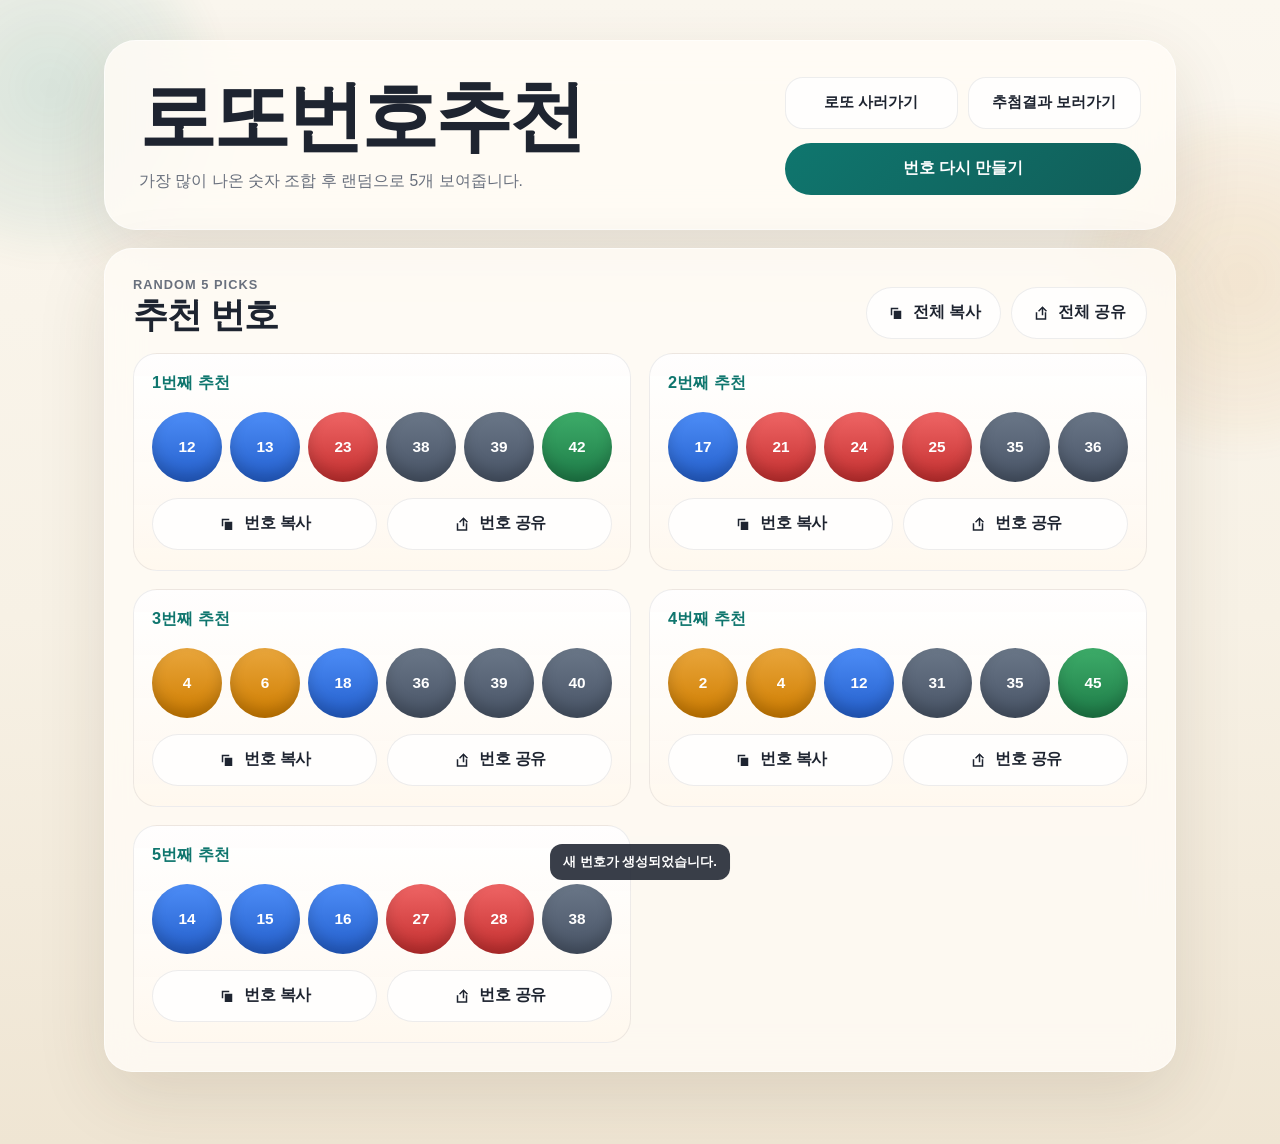
<file: index.html>
<!DOCTYPE html>
<html lang="ko">
  <head>
    <meta charset="UTF-8" />
    <meta name="viewport" content="width=device-width, initial-scale=1.0" />
    <title>로또번호추천</title>
    <link rel="stylesheet" href="./styles.css" />
  </head>
  <body>
    <div class="bg-orb bg-orb-left"></div>
    <div class="bg-orb bg-orb-right"></div>

    <main class="page">
      <section class="hero">
        <div class="hero-copy">
          <h1>로또번호추천</h1>
          <p class="intro">
            가장 많이 나온 숫자 조합 후 랜덤으로 5개 보여줍니다.
          </p>
        </div>

        <div class="hero-side">
          <div class="link-grid">
            <a class="button-link" href="https://www.dhlottery.co.kr/gameResult.do?method=buyLotto" target="_blank" rel="noreferrer">
              로또 사러가기
            </a>
            <a class="button-link" href="https://www.dhlottery.co.kr/lt645/result" target="_blank" rel="noreferrer">
              추첨결과 보러가기
            </a>
          </div>
          <div class="button-group">
            <button id="refreshButton" type="button">번호 다시 만들기</button>
          </div>
        </div>
      </section>

      <section class="panel">
        <div class="panel-head">
          <div>
            <p class="section-kicker">Random 5 Picks</p>
            <h2>추천 번호</h2>
          </div>
          <div class="panel-actions">
            <button id="copyAllButton" type="button" class="button-secondary icon-button">
              <span class="icon" aria-hidden="true">
                <svg viewBox="0 0 24 24" focusable="false">
                  <path d="M9 9h10v11H9z"></path>
                  <path d="M5 5h10v2H7v8H5z"></path>
                </svg>
              </span>
              <span>전체 복사</span>
            </button>
            <button id="shareAllButton" type="button" class="button-secondary icon-button">
              <span class="icon" aria-hidden="true">
                <svg viewBox="0 0 24 24" focusable="false">
                  <path d="M14 3l6 6-1.4 1.4-3.6-3.6V15h-2V6.8l-3.6 3.6L8 9z"></path>
                  <path d="M5 11h2v8h10v-8h2v10H5z"></path>
                </svg>
              </span>
              <span>전체 공유</span>
            </button>
          </div>
        </div>
        <div id="cards" class="cards"></div>
      </section>
    </main>

    <div class="toast" id="toast" aria-live="polite"></div>

    <template id="cardTemplate">
      <article class="card">
        <div class="card-head">
          <span class="rank"></span>
        </div>
        <div class="balls"></div>
        <div class="card-actions">
          <button type="button" class="button-secondary card-copy icon-button">
            <span class="icon" aria-hidden="true">
              <svg viewBox="0 0 24 24" focusable="false">
                <path d="M9 9h10v11H9z"></path>
                <path d="M5 5h10v2H7v8H5z"></path>
              </svg>
            </span>
            <span>번호 복사</span>
          </button>
          <button type="button" class="button-secondary card-share icon-button">
            <span class="icon" aria-hidden="true">
              <svg viewBox="0 0 24 24" focusable="false">
                <path d="M14 3l6 6-1.4 1.4-3.6-3.6V15h-2V6.8l-3.6 3.6L8 9z"></path>
                <path d="M5 11h2v8h10v-8h2v10H5z"></path>
              </svg>
            </span>
            <span>번호 공유</span>
          </button>
        </div>
      </article>
    </template>

    <script src="./app.js"></script>
  </body>
</html>
</file>
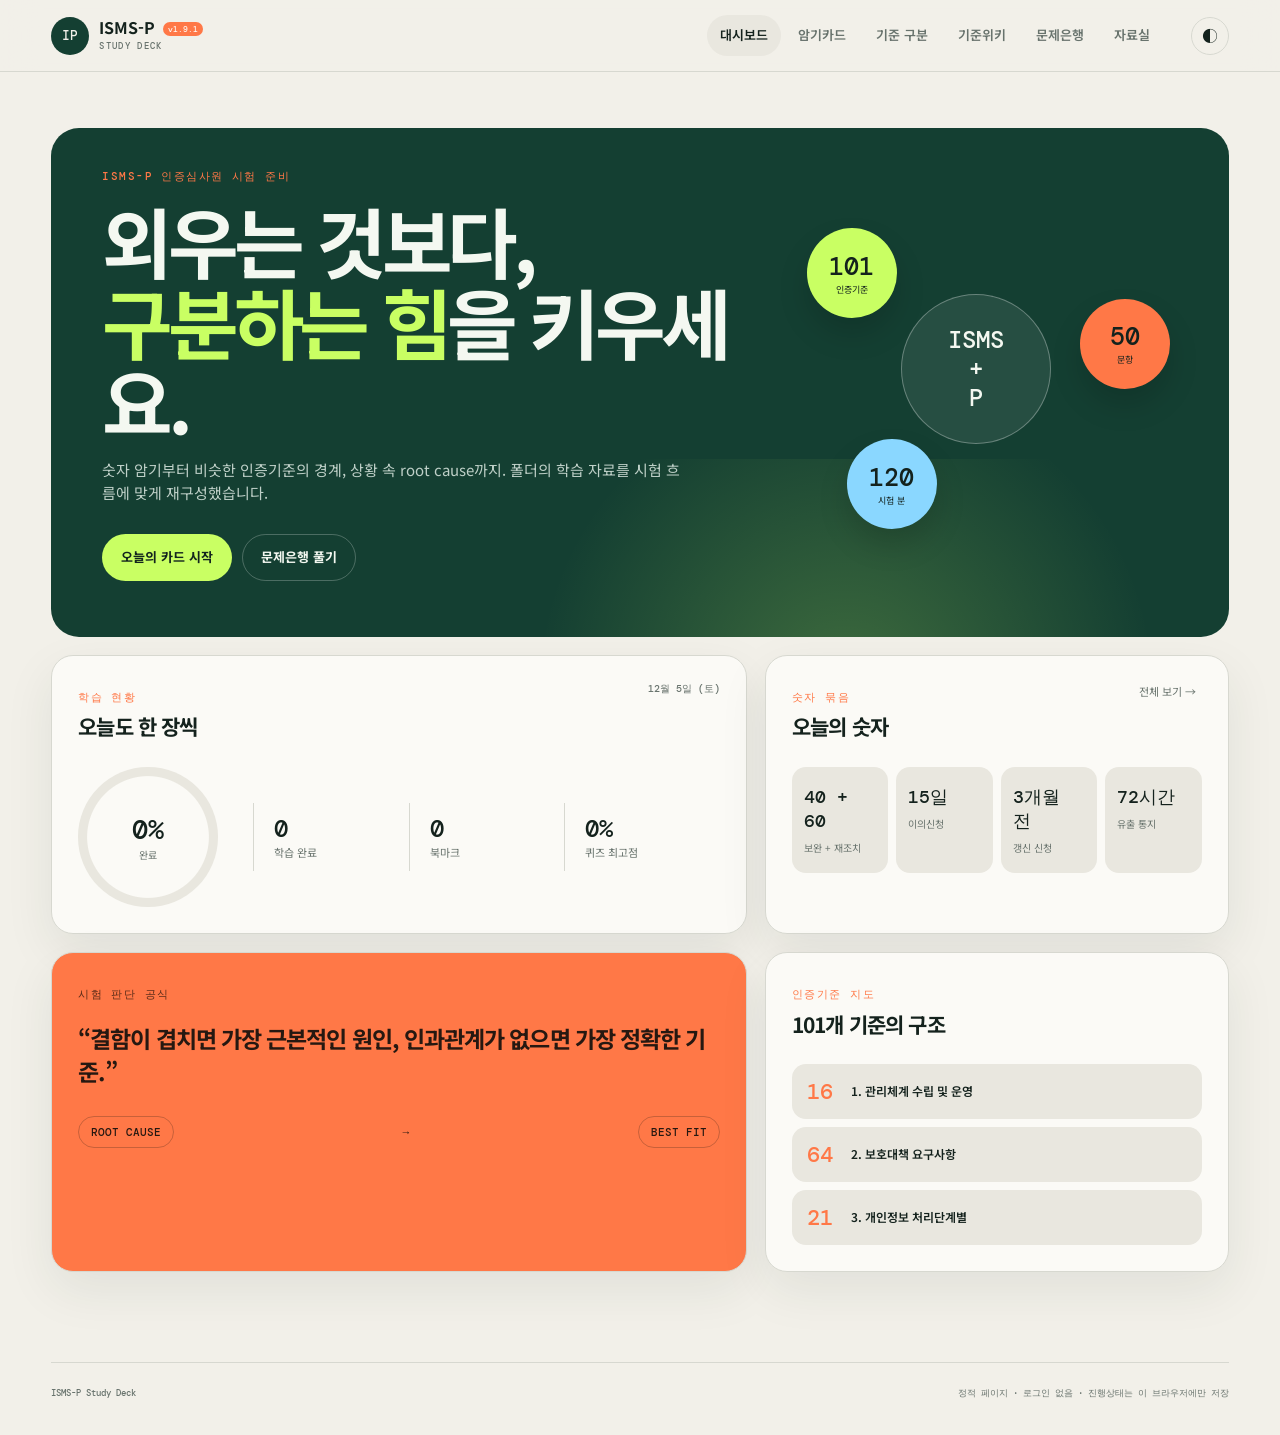
<file: isms-p/index.html>
<!doctype html>
<html lang="ko">
  <head>
    <meta charset="UTF-8" />
    <meta name="viewport" content="width=device-width, initial-scale=1.0, viewport-fit=cover" />
    <meta name="theme-color" content="#11261f" />
    <title>ISMS-P Study Deck</title>
    <link rel="stylesheet" href="./style.css?v=1.9.1" />
  </head>
  <body>
    <header class="topbar">
      <a class="brand" href="#overview" aria-label="ISMS-P Study Deck 홈">
        <span class="brand-mark">IP</span>
        <span><strong>ISMS-P <b class="version-badge" id="versionBadge">v1.9.1</b></strong><small>STUDY DECK</small></span>
      </a>
      <nav aria-label="주요 메뉴">
        <button class="nav-item active" data-view="overview">대시보드</button>
        <button class="nav-item" data-view="cards">암기카드</button>
        <button class="nav-item" data-view="criteria">기준 구분</button>
        <button class="nav-item" data-view="wiki">기준위키</button>
        <button class="nav-item" data-view="quiz">문제은행</button>
        <button class="nav-item" data-view="sources">자료실</button>
      </nav>
      <button class="icon-button" id="themeToggle" aria-label="테마 전환">◐</button>
    </header>

    <main>
      <section class="view active" id="overview">
        <div class="hero">
          <div>
            <p class="eyebrow">ISMS-P 인증심사원 시험 준비</p>
            <h1>외우는 것보다,<br /><em>구분하는 힘</em>을 키우세요.</h1>
            <p class="hero-copy">
              숫자 암기부터 비슷한 인증기준의 경계, 상황 속 root cause까지.
              폴더의 학습 자료를 시험 흐름에 맞게 재구성했습니다.
            </p>
            <div class="hero-actions">
              <button class="primary-button" data-go="cards">오늘의 카드 시작</button>
              <button class="secondary-button" data-go="quiz">문제은행 풀기</button>
            </div>
          </div>
          <div class="hero-orbit" aria-hidden="true">
            <div class="orbit orbit-a"><span>101</span><small>인증기준</small></div>
            <div class="orbit orbit-b"><span>50</span><small>문항</small></div>
            <div class="orbit orbit-c"><span>120</span><small>시험 분</small></div>
            <div class="core">ISMS<br />+<br />P</div>
          </div>
        </div>

        <div class="dashboard-grid">
          <article class="panel progress-panel">
            <div class="panel-heading">
              <div><span class="label">학습 현황</span><h2>오늘도 한 장씩</h2></div>
              <span class="date-chip" id="todayLabel"></span>
            </div>
            <div class="progress-main">
              <div class="ring" id="progressRing"><strong id="progressPercent">0%</strong><span>완료</span></div>
              <div class="progress-stats">
                <p><strong id="learnedCount">0</strong><span>학습 완료</span></p>
                <p><strong id="savedCount">0</strong><span>북마크</span></p>
                <p><strong id="quizBest">0</strong><span>퀴즈 최고점</span></p>
              </div>
            </div>
          </article>

          <article class="panel number-panel">
            <div class="panel-heading">
              <div><span class="label">숫자 묶음</span><h2>오늘의 숫자</h2></div>
              <button class="text-button" data-go="cards" data-filter-go="숫자">전체 보기 →</button>
            </div>
            <div class="number-strip">
              <div><strong>40 + 60</strong><span>보완 + 재조치</span></div>
              <div><strong>15일</strong><span>이의신청</span></div>
              <div><strong>3개월 전</strong><span>갱신 신청</span></div>
              <div><strong>72시간</strong><span>유출 통지</span></div>
            </div>
          </article>

          <article class="panel tip-panel">
            <span class="label">시험 판단 공식</span>
            <blockquote>“결함이 겹치면 가장 근본적인 원인, 인과관계가 없으면 가장 정확한 기준.”</blockquote>
            <div class="formula"><span>ROOT CAUSE</span><b>→</b><span>BEST FIT</span></div>
          </article>

          <article class="panel map-panel">
            <div class="panel-heading">
              <div><span class="label">인증기준 지도</span><h2>101개 기준의 구조</h2></div>
            </div>
            <div class="criteria-map">
              <button data-go="wiki" data-wiki-go="관리체계"><strong>16</strong><span>1. 관리체계 수립 및 운영</span></button>
              <button data-go="wiki" data-wiki-go="보호대책"><strong>64</strong><span>2. 보호대책 요구사항</span></button>
              <button data-go="wiki" data-wiki-go="개인정보"><strong>21</strong><span>3. 개인정보 처리단계별</span></button>
            </div>
          </article>
        </div>
      </section>

      <section class="view" id="cards">
        <div class="section-heading">
          <div><p class="eyebrow">FLASH CARDS</p><h1>핵심 암기카드</h1><p>카드를 눌러 답을 확인하고, 확실히 알면 완료로 표시하세요.</p></div>
          <div class="section-count"><strong id="cardVisibleCount">0</strong><span>cards</span></div>
        </div>
        <div class="toolbar">
          <label class="search-box"><span>⌕</span><input id="cardSearch" type="search" placeholder="키워드 또는 숫자 검색" /></label>
          <div class="filter-group" id="cardFilters"></div>
          <button class="filter-button" id="savedOnly">☆ 북마크</button>
        </div>
        <div class="card-grid" id="cardGrid"></div>
        <button class="secondary-button load-more" id="cardLoadMore">카드 더 보기</button>
      </section>

      <section class="view" id="criteria">
        <div class="section-heading">
          <div><p class="eyebrow">DISTINGUISH</p><h1>헷갈리는 기준 구분</h1><p>제목이 비슷해도 결함의 원인과 초점은 다릅니다.</p></div>
          <div class="section-count"><strong id="criteriaCount">0</strong><span>pairs</span></div>
        </div>
        <div class="toolbar">
          <label class="search-box"><span>⌕</span><input id="criteriaSearch" type="search" placeholder="기준 번호 또는 상황 검색" /></label>
          <div class="filter-group" id="criteriaFilters"></div>
        </div>
        <div class="comparison-list" id="comparisonList"></div>
      </section>

      <section class="view" id="wiki">
        <div class="section-heading">
          <div><p class="eyebrow">CRITERIA WIKI</p><h1>인증항목 위키</h1><p>101개 인증항목의 설명, 주요 확인사항, 결함사례만 따로 모았습니다.</p></div>
          <div class="section-count"><strong id="wikiCount">0</strong><span>items</span></div>
        </div>
        <div class="toolbar">
          <label class="search-box"><span>⌕</span><input id="wikiSearch" type="search" placeholder="예: 2.9.6, 시간 동기화, 파기" /></label>
          <div class="filter-group" id="wikiFilters"></div>
        </div>
        <div class="wiki-list" id="wikiList"></div>
      </section>

      <section class="view" id="quiz">
        <div class="section-heading">
          <div><p class="eyebrow">QUESTION BANK</p><h1>문제은행</h1><p>단순질의, 복합응용, 상황판단을 유형별로 풀거나 모의시험에 도전하세요.</p></div>
          <div class="quiz-score"><span>현재 점수</span><strong><b id="currentScore">0</b> / <b id="quizTotal">0</b></strong></div>
        </div>
        <div class="quiz-modes" id="quizModes"></div>
        <div class="quiz-shell">
          <div class="quiz-progress"><span id="quizStep"></span><i id="quizBar"></i></div>
          <article class="quiz-card">
            <div class="quiz-meta"><span>CASE <b id="quizNumber">01</b></span><span id="quizTag"></span></div>
            <h2 id="quizQuestion"></h2>
            <div class="quiz-options" id="quizOptions"></div>
            <button class="primary-button quiz-confirm" id="quizConfirm">선택한 답 확인</button>
            <div class="quiz-explanation" id="quizExplanation"></div>
            <div class="quiz-actions">
              <button class="primary-button" id="quizNext">다음 문제</button>
              <button class="secondary-button" id="quizReset">처음부터</button>
              <button class="secondary-button" id="quizShuffle">문제 섞기</button>
            </div>
          </article>
        </div>
      </section>

      <section class="view" id="sources">
        <div class="section-heading">
          <div><p class="eyebrow">SOURCE LIBRARY</p><h1>자료실</h1><p>이 페이지를 구성할 때 우선 참고한 로컬 원문입니다.</p></div>
        </div>
        <div class="source-grid" id="sourceGrid"></div>
        <aside class="notice">
          <strong>학습 시 유의사항</strong>
          <p>법령 파일에는 미래 시행 예정 조문도 포함되어 있습니다. 실제 시험은 자격검정 공고일 기준 시행 법령으로 출제되므로 시험 공고와 시행일을 마지막에 반드시 대조하세요.</p>
        </aside>
      </section>
    </main>

    <footer><span>ISMS-P Study Deck</span><span>정적 페이지 · 로그인 없음 · 진행상태는 이 브라우저에만 저장</span></footer>
    <script src="./scenario-data.js?v=1.9.1"></script>
    <script src="./app.js?v=1.9.1"></script>
  </body>
</html>
</file>
<file: styles.css>
:root {
  --bg: #f7f1e5;
  --bg-deep: #efe5d3;
  --surface: rgba(255, 252, 246, 0.84);
  --ink: #1e2430;
  --muted: #69707d;
  --accent: #0f766e;
  --accent-strong: #115e59;
  --line: rgba(30, 36, 48, 0.08);
  --shadow: 0 22px 70px rgba(62, 46, 27, 0.12);
  --radius-xl: 32px;
  --radius-lg: 24px;
}

* {
  box-sizing: border-box;
}

html {
  -webkit-text-size-adjust: 100%;
}

body {
  margin: 0;
  min-height: 100vh;
  position: relative;
  overflow-x: hidden;
  font-family: "SF Pro Display", "SF Pro Text", "Apple SD Gothic Neo", "Noto Sans KR", sans-serif;
  color: var(--ink);
  background: linear-gradient(180deg, #fbf7ef 0%, var(--bg) 54%, var(--bg-deep) 100%);
}

body::before {
  content: "";
  position: fixed;
  inset: 0;
  pointer-events: none;
  background-image:
    linear-gradient(rgba(255, 255, 255, 0.14) 1px, transparent 1px),
    linear-gradient(90deg, rgba(255, 255, 255, 0.14) 1px, transparent 1px);
  background-size: 28px 28px;
  mask-image: linear-gradient(180deg, rgba(0, 0, 0, 0.55), transparent 85%);
  opacity: 0.18;
}

.bg-orb {
  position: fixed;
  z-index: 0;
  width: 320px;
  height: 320px;
  border-radius: 50%;
  filter: blur(18px);
  opacity: 0.46;
  pointer-events: none;
}

.bg-orb-left {
  top: -72px;
  left: -110px;
  background: radial-gradient(circle, rgba(15, 118, 110, 0.32), rgba(15, 118, 110, 0));
}

.bg-orb-right {
  top: 120px;
  right: -120px;
  background: radial-gradient(circle, rgba(199, 119, 21, 0.28), rgba(199, 119, 21, 0));
}

.page {
  position: relative;
  z-index: 1;
  width: min(100%, 1120px);
  margin: 0 auto;
  padding: max(20px, env(safe-area-inset-top)) 16px 56px;
}

.hero,
.panel {
  background: var(--surface);
  border: 1px solid rgba(255, 255, 255, 0.55);
  box-shadow: var(--shadow);
  backdrop-filter: blur(18px);
}

.hero {
  display: grid;
  gap: 22px;
  padding: 24px;
  border-radius: var(--radius-xl);
}

h1,
h2,
p {
  margin: 0;
}

h1 {
  margin-top: 4px;
  font-size: clamp(2.2rem, 12vw, 4.8rem);
  line-height: 0.98;
  letter-spacing: -0.04em;
}

.intro {
  margin-top: 14px;
  color: var(--muted);
  font-size: 0.98rem;
  line-height: 1.7;
}

.hero-side {
  display: grid;
  gap: 14px;
  align-content: start;
}

.link-grid {
  display: grid;
  grid-template-columns: repeat(2, minmax(0, 1fr));
  gap: 10px;
}

.button-group {
  display: grid;
  gap: 10px;
}

.section-kicker {
  color: var(--muted);
  font-size: 0.8rem;
  font-weight: 700;
  letter-spacing: 0.08em;
  text-transform: uppercase;
}

button {
  border: 0;
  border-radius: 999px;
  background: linear-gradient(135deg, var(--accent), var(--accent-strong));
  color: #fff;
  min-height: 52px;
  padding: 0 20px;
  font-size: 0.98rem;
  font-weight: 800;
  letter-spacing: -0.01em;
  cursor: pointer;
  position: relative;
  overflow: hidden;
  transition:
    transform 140ms ease,
    background-color 180ms ease,
    border-color 180ms ease,
    filter 180ms ease;
}

button:disabled {
  opacity: 0.7;
  cursor: wait;
}

button::after,
.button-link::after {
  content: "";
  position: absolute;
  inset: 0;
  background: linear-gradient(120deg, transparent 20%, rgba(255, 255, 255, 0.28), transparent 80%);
  transform: translateX(-120%);
  transition: transform 280ms ease;
  pointer-events: none;
}

.button-secondary {
  background: rgba(255, 255, 255, 0.82);
  color: var(--ink);
  border: 1px solid rgba(30, 36, 48, 0.08);
}

.icon-button {
  display: inline-flex;
  align-items: center;
  justify-content: center;
  gap: 8px;
}

.icon {
  display: inline-flex;
  width: 18px;
  height: 18px;
}

.icon svg {
  width: 18px;
  height: 18px;
  fill: currentColor;
}

.button-link {
  display: grid;
  place-items: center;
  min-height: 52px;
  padding: 0 14px;
  border-radius: 18px;
  background: rgba(255, 255, 255, 0.82);
  color: var(--ink);
  text-decoration: none;
  font-size: 0.94rem;
  font-weight: 800;
  text-align: center;
  border: 1px solid rgba(30, 36, 48, 0.08);
  position: relative;
  overflow: hidden;
  transition:
    transform 140ms ease,
    background-color 180ms ease,
    border-color 180ms ease,
    filter 180ms ease;
}

.panel {
  margin-top: 18px;
  padding: 22px 18px 18px;
  border-radius: 28px;
}

.panel-head {
  display: grid;
  gap: 8px;
}

.panel-actions {
  display: grid;
  grid-template-columns: repeat(2, minmax(0, 1fr));
  gap: 10px;
}

h2 {
  font-size: clamp(1.45rem, 5vw, 2.2rem);
  letter-spacing: -0.03em;
}

.cards {
  display: grid;
  gap: 14px;
  margin-top: 14px;
}

.card {
  padding: 18px 18px 20px;
  border-radius: var(--radius-lg);
  background: linear-gradient(180deg, rgba(255, 255, 255, 0.98), rgba(255, 248, 239, 0.96));
  border: 1px solid var(--line);
}

.rank {
  color: var(--accent);
  font-size: 1.02rem;
  font-weight: 900;
}

.balls {
  display: grid;
  grid-template-columns: repeat(6, minmax(0, 1fr));
  gap: 8px;
  margin-top: 18px;
}

.card-actions {
  display: grid;
  grid-template-columns: repeat(2, minmax(0, 1fr));
  gap: 10px;
  margin-top: 16px;
}

.ball {
  aspect-ratio: 1 / 1;
  min-width: 0;
  border-radius: 50%;
  display: grid;
  place-items: center;
  color: white;
  font-size: 0.96rem;
  font-weight: 900;
  box-shadow: inset 0 -8px 14px rgba(0, 0, 0, 0.18);
}

.toast {
  position: fixed;
  left: 50%;
  bottom: calc(20px + env(safe-area-inset-bottom));
  transform: translateX(-50%) translateY(12px);
  padding: 9px 13px;
  border-radius: 12px;
  background: rgba(30, 36, 48, 0.88);
  color: white;
  font-size: 0.82rem;
  font-weight: 700;
  opacity: 0;
  pointer-events: none;
  z-index: 50;
  transition: opacity 160ms ease, transform 160ms ease;
}

.toast.is-visible {
  opacity: 1;
  transform: translateX(-50%) translateY(0);
}

button:active,
.button-link:active {
  transform: translateY(1px) scale(0.985);
  filter: brightness(0.93);
}

button:active::after,
.button-link:active::after {
  transform: translateX(120%);
}

@media (hover: hover) and (pointer: fine) {
  button:hover:not(:disabled),
  .button-link:hover {
    transform: translateY(-1px);
  }

  .button-secondary:hover:not(:disabled),
  .button-link:hover {
    background: rgba(255, 255, 255, 0.98);
    border-color: rgba(15, 118, 110, 0.18);
  }

  button:hover:not(:disabled) {
    filter: brightness(0.97);
  }

  button:hover:not(:disabled)::after,
  .button-link:hover::after {
    transform: translateX(120%);
  }
}

.range-1 {
  background: linear-gradient(180deg, #e9a63c, #cf7d00);
}

.range-2 {
  background: linear-gradient(180deg, #4d8df7, #245fcb);
}

.range-3 {
  background: linear-gradient(180deg, #ef6565, #c42f2f);
}

.range-4 {
  background: linear-gradient(180deg, #6a7788, #485466);
}

.range-5 {
  background: linear-gradient(180deg, #3dac69, #1e7c48);
}

@media (min-width: 768px) {
  .page {
    padding: 40px 24px 72px;
  }

  .hero {
    grid-template-columns: minmax(0, 1.4fr) minmax(260px, 0.8fr);
    align-items: end;
    padding: 34px;
  }

  .button-group {
    grid-template-columns: 1fr;
  }

  .panel {
    padding: 28px;
  }

  .panel-head {
    grid-template-columns: minmax(0, 1fr) auto;
    align-items: end;
  }

  .cards {
    grid-template-columns: repeat(2, minmax(0, 1fr));
    gap: 18px;
  }
}

@media (max-width: 430px) {
  .page {
    padding-left: 12px;
    padding-right: 12px;
  }

  .hero {
    padding: 20px;
    border-radius: 24px;
  }

  .panel {
    padding: 18px 14px 14px;
    border-radius: 24px;
  }

  .link-grid {
    grid-template-columns: repeat(2, minmax(0, 1fr));
  }

  .panel-actions,
  .card-actions {
    grid-template-columns: 1fr;
  }

  button {
    width: 100%;
  }

  .balls {
    gap: 7px;
  }

  .ball {
    font-size: 0.9rem;
  }
}
</file>
<file: isms-p/style.css>
@import url("https://fonts.googleapis.com/css2?family=DM+Mono:wght@400;500&family=Noto+Sans+KR:wght@400;500;600;700;800&display=swap");

:root {
  --bg: #f2f0e9;
  --surface: #fbfaf6;
  --surface-2: #e9e7df;
  --ink: #14221d;
  --muted: #68736d;
  --line: #d7d8d0;
  --green: #143f32;
  --lime: #c9ff63;
  --orange: #ff7847;
  --blue: #8ad7ff;
  --shadow: 0 18px 50px rgba(26, 45, 37, 0.08);
}

body.dark {
  --bg: #101713;
  --surface: #18211d;
  --surface-2: #202c27;
  --ink: #eff5ef;
  --muted: #9ca9a2;
  --line: #314039;
  --green: #c9ff63;
  --lime: #c9ff63;
  --shadow: 0 18px 50px rgba(0, 0, 0, 0.25);
}

* { box-sizing: border-box; }
html { scroll-behavior: smooth; }
body {
  margin: 0;
  color: var(--ink);
  background: var(--bg);
  font-family: "Noto Sans KR", sans-serif;
  line-height: 1.55;
}
button, input { font: inherit; }
button { color: inherit; cursor: pointer; }
button, a { touch-action: manipulation; -webkit-tap-highlight-color: transparent; }

.topbar {
  position: sticky; top: 0; z-index: 20;
  min-height: 72px; padding: 0 4vw;
  display: flex; align-items: center; gap: 28px;
  border-bottom: 1px solid var(--line);
  background: color-mix(in srgb, var(--bg) 88%, transparent);
  backdrop-filter: blur(18px);
}
.brand { display: flex; align-items: center; gap: 10px; color: inherit; text-decoration: none; margin-right: auto; }
.brand-mark { width: 38px; height: 38px; display: grid; place-items: center; border-radius: 50%; background: var(--green); color: var(--bg); font: 500 13px "DM Mono"; }
.brand strong, .brand small { display: block; line-height: 1.1; }
.brand small { color: var(--muted); font: 500 9px "DM Mono"; letter-spacing: .15em; margin-top: 4px; }
.version-badge { display: inline-block; margin-left: 4px; padding: 3px 5px; border-radius: 99px; background: var(--orange); color: #fff8f3; vertical-align: 2px; font: 500 8px/1 "DM Mono"; letter-spacing: 0; }
nav { display: flex; gap: 4px; }
.nav-item, .icon-button { border: 0; background: transparent; }
.nav-item { padding: 10px 13px; color: var(--muted); font-size: 13px; font-weight: 600; border-radius: 24px; }
.nav-item.active, .nav-item:hover { color: var(--ink); background: var(--surface-2); }
.icon-button { width: 38px; height: 38px; border: 1px solid var(--line); border-radius: 50%; }

main { width: min(1440px, 92vw); margin: 0 auto; }
.view { display: none; min-height: calc(100vh - 72px); padding: 56px 0 90px; }
.view.active { display: block; animation: appear .35s ease both; }
@keyframes appear { from { opacity: 0; transform: translateY(8px); } }

.hero { min-height: 410px; padding: 30px 4vw 56px; display: grid; grid-template-columns: 1.25fr .75fr; align-items: center; overflow: hidden; border-radius: 28px; background: var(--green); color: #f4f8f1; position: relative; }
.hero::after { content: ""; position: absolute; inset: auto -5% -55% 30%; height: 90%; pointer-events: none; background: radial-gradient(circle, rgba(201,255,99,.23), transparent 62%); }
.hero > div:first-child { position: relative; z-index: 2; }
.eyebrow, .label { color: var(--orange); font: 500 11px "DM Mono"; letter-spacing: .13em; text-transform: uppercase; }
.hero h1 { margin: 16px 0; font-size: clamp(42px, 6vw, 78px); line-height: 1.05; letter-spacing: -.07em; }
.hero h1 em { color: var(--lime); font-style: normal; }
.hero-copy { max-width: 590px; color: #bfd0c8; font-size: 15px; }
.hero-actions { display: flex; gap: 10px; margin-top: 30px; }
.primary-button, .secondary-button, .filter-button {
  border-radius: 99px; padding: 12px 18px; border: 1px solid transparent; font-size: 13px; font-weight: 700;
}
.primary-button { background: var(--lime); color: #13251e; }
.secondary-button { background: transparent; border-color: color-mix(in srgb, currentColor 25%, transparent); color: inherit; }
.hero-orbit { height: 320px; position: relative; z-index: 1; }
.core, .orbit { position: absolute; display: grid; place-items: center; border-radius: 50%; text-align: center; }
.core { width: 150px; height: 150px; left: 50%; top: 50%; transform: translate(-50%, -50%); border: 1px solid rgba(255,255,255,.3); background: rgba(255,255,255,.08); font: 500 24px/1.2 "DM Mono"; }
.orbit { width: 90px; height: 90px; background: var(--lime); color: #14221d; box-shadow: 0 16px 30px rgba(0,0,0,.15); }
.orbit span { align-self: end; font: 500 25px "DM Mono"; }.orbit small { align-self: start; font-size: 9px; }
.orbit-a { left: 8%; top: 6%; }.orbit-b { right: 2%; top: 28%; background: var(--orange); }.orbit-c { left: 18%; bottom: 0; background: var(--blue); }

.dashboard-grid { display: grid; grid-template-columns: 1.2fr .8fr; gap: 18px; margin-top: 18px; }
.panel { border: 1px solid var(--line); border-radius: 22px; background: var(--surface); padding: 26px; box-shadow: var(--shadow); }
.panel-heading { display: flex; justify-content: space-between; align-items: start; gap: 20px; margin-bottom: 24px; }
.panel h2 { margin: 4px 0 0; font-size: 21px; letter-spacing: -.04em; }
.date-chip { color: var(--muted); font: 500 10px "DM Mono"; }
.progress-main { display: flex; align-items: center; gap: 35px; }
.ring { --p: 0%; width: 140px; height: 140px; flex: 0 0 auto; display: grid; place-content: center; text-align: center; border-radius: 50%; background: radial-gradient(circle at center, var(--surface) 61%, transparent 62%), conic-gradient(var(--orange) var(--p), var(--surface-2) 0); }
.ring strong { font: 500 27px "DM Mono"; }.ring span { color: var(--muted); font-size: 10px; }
.progress-stats { flex: 1; display: grid; grid-template-columns: repeat(3, 1fr); }
.progress-stats p { margin: 0; padding: 10px 20px; border-left: 1px solid var(--line); }
.progress-stats strong, .progress-stats span { display: block; }.progress-stats strong { font: 500 24px "DM Mono"; }.progress-stats span { color: var(--muted); font-size: 11px; }
.number-strip { display: grid; grid-template-columns: repeat(4, 1fr); gap: 8px; }
.number-strip div { padding: 18px 12px; border-radius: 14px; background: var(--surface-2); }
.number-strip strong, .number-strip span { display: block; }.number-strip strong { font: 500 18px "DM Mono"; }.number-strip span { color: var(--muted); font-size: 10px; margin-top: 7px; }
.text-button { border: 0; background: transparent; color: var(--muted); font-size: 11px; }
.tip-panel { background: var(--orange); color: #261811; }
.tip-panel .label { color: #5c2c19; }.tip-panel blockquote { margin: 18px 0 28px; font-size: 23px; font-weight: 700; line-height: 1.45; letter-spacing: -.04em; }
.formula { display: flex; align-items: center; justify-content: space-between; gap: 8px; font: 500 11px "DM Mono"; }.formula span { border: 1px solid rgba(38,24,17,.25); border-radius: 99px; padding: 8px 12px; }
.criteria-map { display: grid; gap: 8px; }
.criteria-map button { border: 0; display: flex; align-items: center; text-align: left; gap: 18px; padding: 13px 15px; border-radius: 14px; background: var(--surface-2); }
.criteria-map button:hover { transform: translateX(4px); }.criteria-map strong { font: 500 22px "DM Mono"; color: var(--orange); }.criteria-map span { font-size: 12px; font-weight: 600; }

.section-heading { display: flex; justify-content: space-between; align-items: end; padding: 20px 0 34px; border-bottom: 1px solid var(--line); }
.section-heading h1 { margin: 6px 0; font-size: clamp(36px, 5vw, 64px); line-height: 1.1; letter-spacing: -.07em; }
.section-heading p:not(.eyebrow) { color: var(--muted); margin: 0; font-size: 13px; }
.section-count { display: flex; align-items: baseline; gap: 5px; }.section-count strong { font: 500 50px "DM Mono"; }.section-count span { color: var(--muted); font: 500 10px "DM Mono"; }
.toolbar { padding: 22px 0; display: flex; align-items: center; gap: 10px; flex-wrap: wrap; }
.search-box { min-width: 270px; flex: 1; display: flex; align-items: center; gap: 8px; border: 1px solid var(--line); background: var(--surface); border-radius: 99px; padding: 0 15px; }
.search-box input { width: 100%; border: 0; outline: 0; padding: 11px 0; color: var(--ink); background: transparent; font-size: 12px; }
.filter-group { display: flex; gap: 5px; flex-wrap: wrap; }
.filter-button { padding: 9px 13px; background: transparent; border-color: var(--line); color: var(--muted); font-size: 11px; }
.filter-button.active, .filter-button:hover { background: var(--green); color: var(--bg); border-color: var(--green); }
.card-grid { display: grid; grid-template-columns: repeat(3, 1fr); gap: 16px; }
.study-card { min-height: 285px; perspective: 1000px; }
.card-inner { height: 100%; min-height: 285px; position: relative; transform-style: preserve-3d; transition: transform .5s; }
.study-card.flipped .card-inner { transform: rotateY(180deg); }
.card-face { position: absolute; inset: 0; padding: 22px; border: 1px solid var(--line); border-radius: 20px; background: var(--surface); box-shadow: var(--shadow); backface-visibility: hidden; display: flex; flex-direction: column; }
.card-back { transform: rotateY(180deg); background: var(--green); color: #f2f7f3; }
.card-top { display: flex; justify-content: space-between; align-items: center; gap: 10px; }
.tag { width: fit-content; border-radius: 99px; padding: 5px 8px; background: var(--surface-2); color: var(--muted); font: 500 9px "DM Mono"; }
.card-back .tag { background: rgba(255,255,255,.12); color: #c8d5cf; }
.save-button { border: 0; background: transparent; font-size: 19px; }.save-button.active { color: var(--orange); }
.card-face h3 { margin: auto 0; font-size: 24px; line-height: 1.38; letter-spacing: -.05em; }
.card-back h3 { color: var(--lime); margin: 22px 0 10px; font-size: 17px; }
.card-answer { margin: 0; white-space: pre-line; font-size: 14px; color: #d9e2dd; }
.card-bottom { margin-top: auto; display: flex; justify-content: space-between; align-items: center; color: var(--muted); font-size: 10px; }
.card-back .card-bottom { color: #a9bbb2; }.learn-button { border: 0; border-radius: 99px; padding: 7px 10px; background: var(--lime); color: #14221d; font-size: 10px; font-weight: 700; }
.learn-button.done { background: var(--orange); }
.load-more { display: block; min-width: 220px; margin: 22px auto 0; color: var(--ink); border-color: var(--line); }
.load-more[hidden] { display: none; }
.empty { grid-column: 1 / -1; padding: 70px; text-align: center; color: var(--muted); border: 1px dashed var(--line); border-radius: 20px; }

.comparison-list { display: grid; gap: 14px; }
.comparison { border: 1px solid var(--line); border-radius: 20px; background: var(--surface); overflow: hidden; }
.comparison-head { padding: 16px 20px; display: flex; justify-content: space-between; gap: 15px; border-bottom: 1px solid var(--line); }
.comparison-head p { margin: 4px 0 0; font-size: 13px; font-weight: 700; }.comparison-head small { color: var(--muted); }
.comparison-body { display: grid; grid-template-columns: 1fr 1fr; }
.criterion { padding: 22px; }.criterion + .criterion { border-left: 1px solid var(--line); }
.criterion b { color: var(--orange); font: 500 12px "DM Mono"; }.criterion h3 { margin: 6px 0 12px; font-size: 19px; }.criterion p { margin: 0; color: var(--muted); font-size: 12px; }
.criterion .cue { margin-top: 18px; padding: 10px 12px; border-radius: 10px; background: var(--surface-2); color: var(--ink); font-size: 11px; }

.wiki-list { display: grid; gap: 16px; }
.wiki-card { border: 1px solid var(--line); border-radius: 22px; background: var(--surface); padding: 24px; box-shadow: var(--shadow); }
.wiki-head { display: flex; justify-content: space-between; align-items: start; gap: 18px; padding-bottom: 18px; border-bottom: 1px solid var(--line); }
.wiki-head h2 { margin: 8px 0 0; font-size: 27px; line-height: 1.25; letter-spacing: -.05em; }
.wiki-head small { flex: 0 0 auto; color: var(--orange); font: 500 10px "DM Mono"; }
.wiki-section { margin-top: 20px; }
.wiki-section h3 { margin: 0 0 9px; font-size: 15px; }
.wiki-section p, .wiki-section li { color: var(--muted); font-size: 13px; line-height: 1.75; }
.wiki-section p { margin: 0; }
.wiki-section ul { margin: 0; padding-left: 18px; }
.wiki-section li + li { margin-top: 6px; }
.wiki-section.defect { padding: 18px; border-radius: 16px; background: var(--surface-2); }
.wiki-section.defect h3 { color: var(--orange); }
.wiki-pager { margin-top: 22px; padding-top: 18px; border-top: 1px solid var(--line); display: flex; justify-content: center; align-items: center; gap: 14px; }
.wiki-pager span { min-width: 64px; text-align: center; color: var(--orange); font: 500 11px "DM Mono"; }
.wiki-pager .wiki-move { width: 42px; height: 42px; border: 1px solid var(--line); border-radius: 50%; background: var(--surface); color: var(--ink); font-size: 24px; line-height: 1; }
.wiki-pager .wiki-move:hover { border-color: var(--orange); color: var(--orange); }

.quiz-score { text-align: right; flex: 0 0 auto; }.quiz-score span { display: block; color: var(--muted); font-size: 10px; }.quiz-score strong { display: block; white-space: nowrap; font: 500 32px "DM Mono"; }
.quiz-modes { margin: 24px 0 0; display: grid; grid-template-columns: repeat(5, 1fr); gap: 8px; }
.quiz-mode { border: 1px solid var(--line); border-radius: 14px; background: var(--surface); padding: 14px; text-align: left; }
.quiz-mode strong, .quiz-mode span { display: block; }.quiz-mode strong { font-size: 12px; }.quiz-mode span { margin-top: 4px; color: var(--muted); font: 500 9px "DM Mono"; }
.quiz-mode.active, .quiz-mode:hover { background: var(--green); color: var(--bg); border-color: var(--green); }.quiz-mode.active span, .quiz-mode:hover span { color: color-mix(in srgb, var(--bg) 70%, transparent); }
.quiz-shell { max-width: 900px; margin: 38px auto; }.quiz-progress { height: 3px; background: var(--surface-2); position: relative; margin-bottom: 26px; }.quiz-progress span { position: absolute; right: 0; bottom: 9px; color: var(--muted); font: 500 9px "DM Mono"; }.quiz-progress i { display: block; width: 0; height: 100%; background: var(--orange); transition: width .3s; }
.quiz-card { border: 1px solid var(--line); border-radius: 26px; background: var(--surface); padding: clamp(24px, 5vw, 52px); box-shadow: var(--shadow); }
.quiz-meta { display: flex; justify-content: space-between; color: var(--muted); font: 500 10px "DM Mono"; }.quiz-meta span:last-child { color: var(--orange); }
.quiz-card h2 { margin: 35px 0; white-space: pre-line; font-size: clamp(22px, 3vw, 32px); line-height: 1.5; letter-spacing: -.04em; }
.quiz-options { display: grid; gap: 9px; }.quiz-option { border: 1px solid var(--line); border-radius: 13px; background: transparent; padding: 14px 16px; text-align: left; font-size: 13px; }.quiz-option:hover:not(:disabled) { border-color: var(--orange); transform: translateX(3px); }.quiz-option.correct { background: var(--lime); color: #14221d; border-color: var(--lime); }.quiz-option.wrong { background: #ffd4c4; color: #4b2013; border-color: #ff9c78; }
.quiz-option.selected { border-color: var(--orange); background: color-mix(in srgb, var(--orange) 12%, var(--surface)); }
.quiz-confirm { display: none; width: 100%; min-height: 48px; margin-top: 12px; }.quiz-confirm.show { display: block; }
.quiz-explanation { display: none; margin-top: 20px; padding: 15px; border-radius: 13px; background: var(--surface-2); color: var(--muted); font-size: 12px; }.quiz-explanation.show { display: block; animation: appear .25s; }.quiz-explanation strong { color: var(--ink); display: block; margin-bottom: 5px; }
.quiz-source { display: block; margin-top: 10px; padding-top: 10px; border-top: 1px solid var(--line); color: var(--orange); font: 500 9px/1.5 "DM Mono"; }
.quiz-actions { display: flex; justify-content: space-between; gap: 8px; margin-top: 28px; }.quiz-actions .primary-button { margin-right: auto; visibility: hidden; }.quiz-actions .primary-button.show { visibility: visible; }

.source-grid { display: grid; grid-template-columns: repeat(3, 1fr); gap: 14px; margin-top: 28px; }
.source-card { padding: 22px; border: 1px solid var(--line); border-radius: 18px; background: var(--surface); }
.source-card span { color: var(--orange); font: 500 10px "DM Mono"; }.source-card h3 { margin: 12px 0 8px; font-size: 16px; line-height: 1.45; }.source-card p { color: var(--muted); font-size: 11px; }.source-card a { color: inherit; font-size: 11px; font-weight: 700; }
.notice { margin-top: 28px; padding: 20px 24px; border-left: 4px solid var(--orange); background: var(--surface); }.notice p { color: var(--muted); margin: 6px 0 0; font-size: 12px; }
footer { width: min(1440px, 92vw); margin: 0 auto; padding: 24px 0 35px; display: flex; justify-content: space-between; gap: 20px; border-top: 1px solid var(--line); color: var(--muted); font: 500 9px "DM Mono"; }

@media (max-width: 1000px) {
  .topbar { backdrop-filter: none; }
  .topbar nav { position: fixed; bottom: 12px; left: 3vw; right: 3vw; z-index: 30; justify-content: space-around; padding: 7px; border: 1px solid var(--line); border-radius: 18px; background: var(--surface); box-shadow: var(--shadow); }
  .nav-item { padding: 9px 8px; font-size: 10px; }.hero { grid-template-columns: 1fr; }.hero-orbit { display: none; }.dashboard-grid { grid-template-columns: 1fr; }.card-grid, .source-grid { grid-template-columns: repeat(2, 1fr); }.quiz-modes { grid-template-columns: repeat(3, 1fr); }
}
@media (max-width: 640px) {
  html { scroll-padding-bottom: 0; }
  body { padding-bottom: 0; }
  main { width: 100%; }
  .view { padding: 16px 12px 34px; }
  .topbar { position: static; min-height: calc(58px + env(safe-area-inset-top)); padding: env(safe-area-inset-top) 14px 8px; flex-wrap: wrap; gap: 4px 10px; }
  .brand-mark { width: 36px; height: 36px; }
  .icon-button { width: 44px; height: 44px; }
  .topbar nav { position: static; order: 3; width: 100%; min-height: 48px; padding: 4px; border-radius: 14px; box-shadow: none; }
  .nav-item { flex: 1; min-height: 44px; padding: 7px 4px; font-size: 9px; }
  .hero { padding: 30px 22px; min-height: auto; border-radius: 22px; }
  .hero h1 { margin: 13px 0; font-size: 41px; line-height: 1.08; }
  .hero-copy { font-size: 13px; }
  .hero-actions { flex-direction: column; align-items: stretch; margin-top: 24px; }
  .hero-actions button, .primary-button, .secondary-button { min-height: 48px; }
  .dashboard-grid { margin-top: 10px; gap: 10px; }
  .panel { padding: 20px; border-radius: 18px; }
  .progress-main { align-items: stretch; flex-direction: column; }
  .progress-stats p { padding: 8px; }
  .number-strip { grid-template-columns: repeat(2, 1fr); }
  .section-heading { align-items: start; gap: 8px; padding: 12px 0 20px; }
  .section-heading h1 { margin: 4px 0; font-size: 36px; }
  .section-heading p:not(.eyebrow) { max-width: 280px; font-size: 11px; }
  .section-count { display: none; }
  .toolbar { padding: 14px 0; display: block; overflow: hidden; }
  .search-box { min-width: 0; min-height: 46px; }
  .filter-group { margin-top: 9px; flex-wrap: nowrap; overflow-x: auto; scrollbar-width: none; padding-bottom: 2px; }
  .filter-group::-webkit-scrollbar, .quiz-modes::-webkit-scrollbar { display: none; }
  .filter-button { min-height: 44px; flex: 0 0 auto; padding: 9px 15px; }
  #savedOnly { width: 100%; min-height: 44px; margin-top: 7px; }
  .card-grid, .source-grid { grid-template-columns: 1fr; gap: 12px; }
  .study-card, .card-inner { min-height: 330px; }
  .study-card { perspective: none; }
  .card-inner { transform-style: flat; transition: none; }
  .study-card.flipped .card-inner { transform: none; }
  .card-face { padding: 22px; border-radius: 18px; }
  .card-front { position: relative; min-height: 330px; }
  .card-back { display: none; position: relative; min-height: 330px; transform: none; }
  .study-card.flipped .card-front { display: none; }
  .study-card.flipped .card-back { display: flex; }
  .card-face h3 { font-size: 25px; }
  .save-button { min-width: 44px; min-height: 44px; }
  .learn-button { min-height: 48px; padding: 9px 16px; font-size: 16px; }
  .load-more { width: 100%; min-height: 50px; margin-top: 14px; }
  .comparison-body { grid-template-columns: 1fr; }
  .criterion + .criterion { border-left: 0; border-top: 1px solid var(--line); }
  .wiki-list { gap: 12px; }
  .wiki-card { padding: 18px; border-radius: 18px; }
  .wiki-head { display: block; padding-bottom: 14px; }
  .wiki-head h2 { font-size: 21px; }
  .wiki-head small { display: block; margin-top: 8px; }
  .wiki-section { margin-top: 16px; }
  .wiki-section p, .wiki-section li { font-size: 12px; line-height: 1.7; }
  .wiki-section.defect { padding: 14px; }
  .wiki-pager { gap: 16px; }
  .wiki-pager .wiki-move { width: 48px; height: 48px; }
  #quiz .section-heading { padding-bottom: 14px; }
  #quiz .section-heading p:not(.eyebrow) { display: none; }
  .quiz-score strong { font-size: 19px; }
  .quiz-modes { margin: 12px -12px 0; padding: 0 12px 4px; display: flex; gap: 8px; overflow-x: auto; scrollbar-width: none; }
  .quiz-mode { min-width: 132px; min-height: 62px; flex: 0 0 auto; padding: 12px; }
  .quiz-shell { margin: 20px auto 0; }
  .quiz-progress { margin-bottom: 18px; }
  .quiz-card { padding: 24px 17px; border-radius: 18px; }
  .quiz-card h2 { margin: 22px 0; font-size: 14px; line-height: 1.65; letter-spacing: -.02em; }
  .quiz-option { min-height: 52px; padding: 14px; font-size: 13px; }
  .quiz-actions { display: grid; grid-template-columns: 1fr 1fr; gap: 8px; margin-top: 20px; }
  .quiz-actions button { min-height: 48px; }
  .quiz-actions .primary-button { grid-column: 1 / -1; grid-row: 1; width: 100%; margin-right: 0; }
  footer { width: calc(100% - 24px); padding-bottom: 18px; flex-direction: column; }
}
</file>
